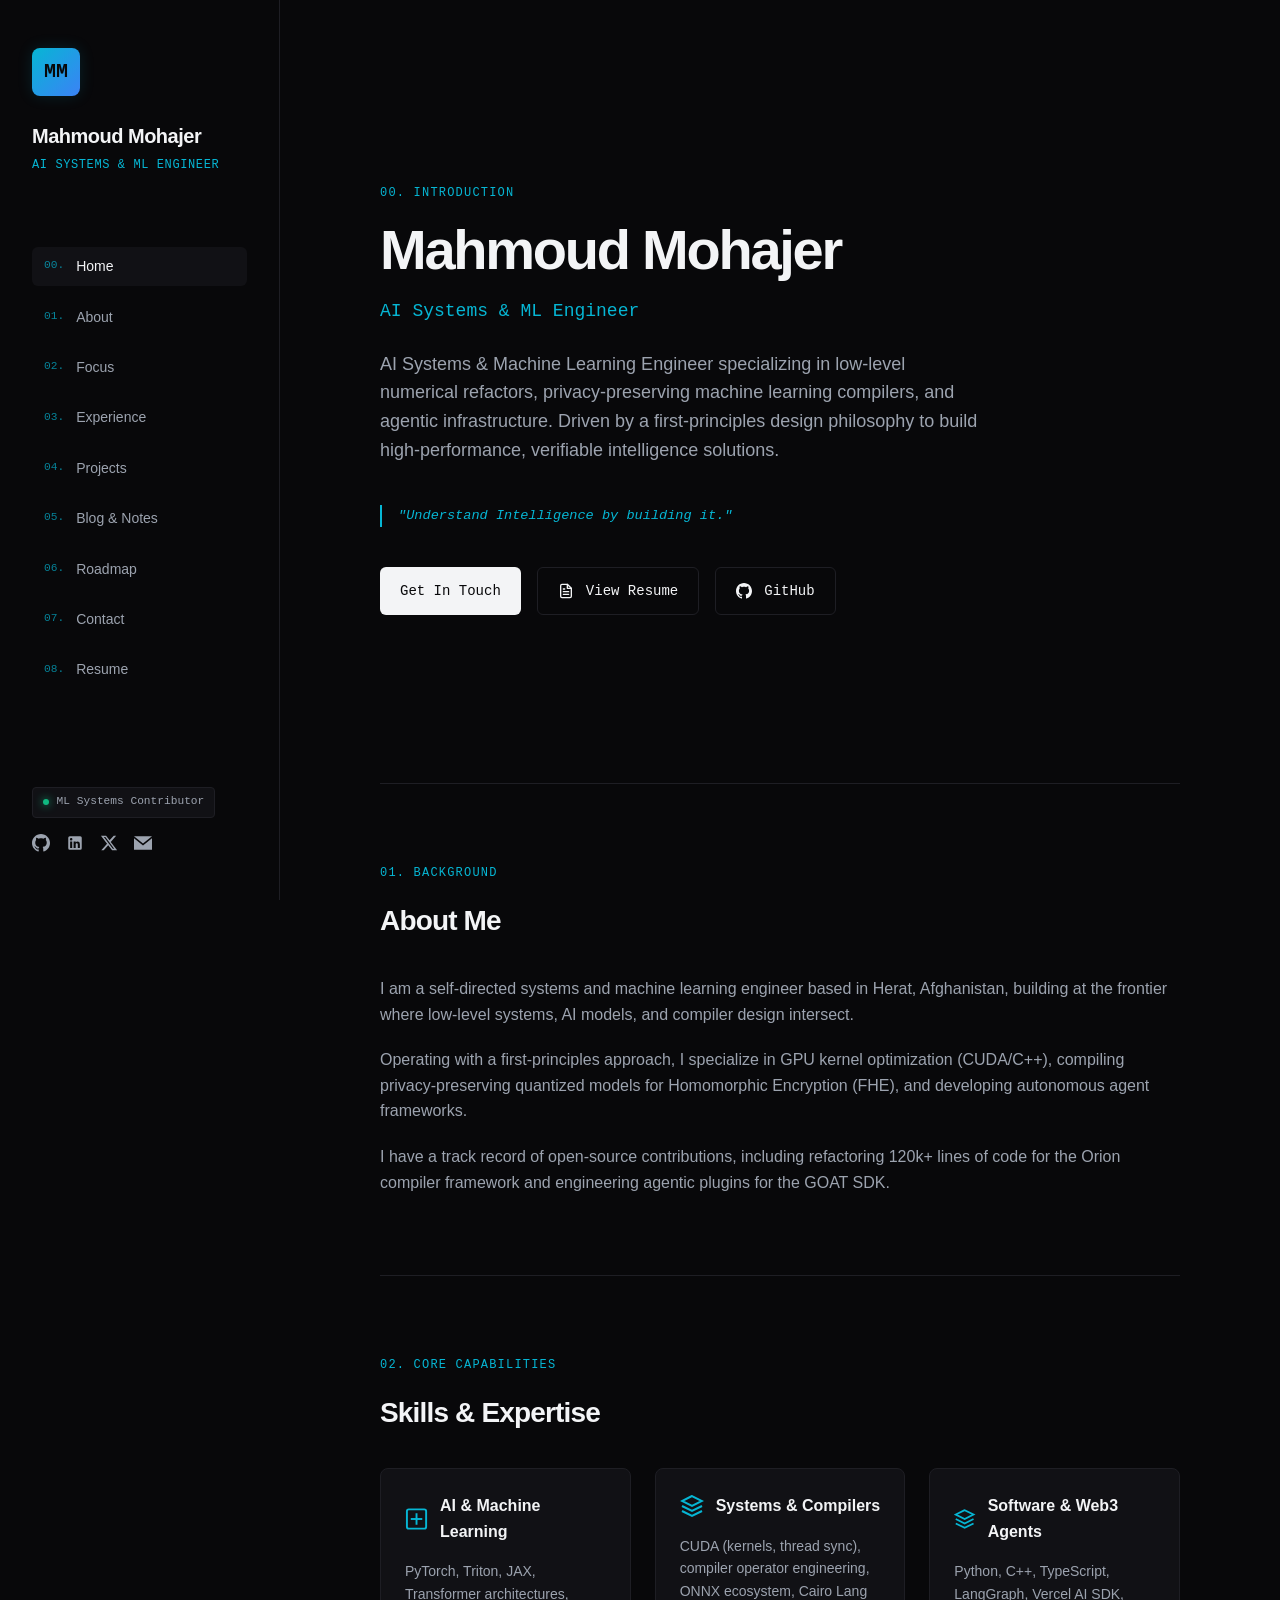
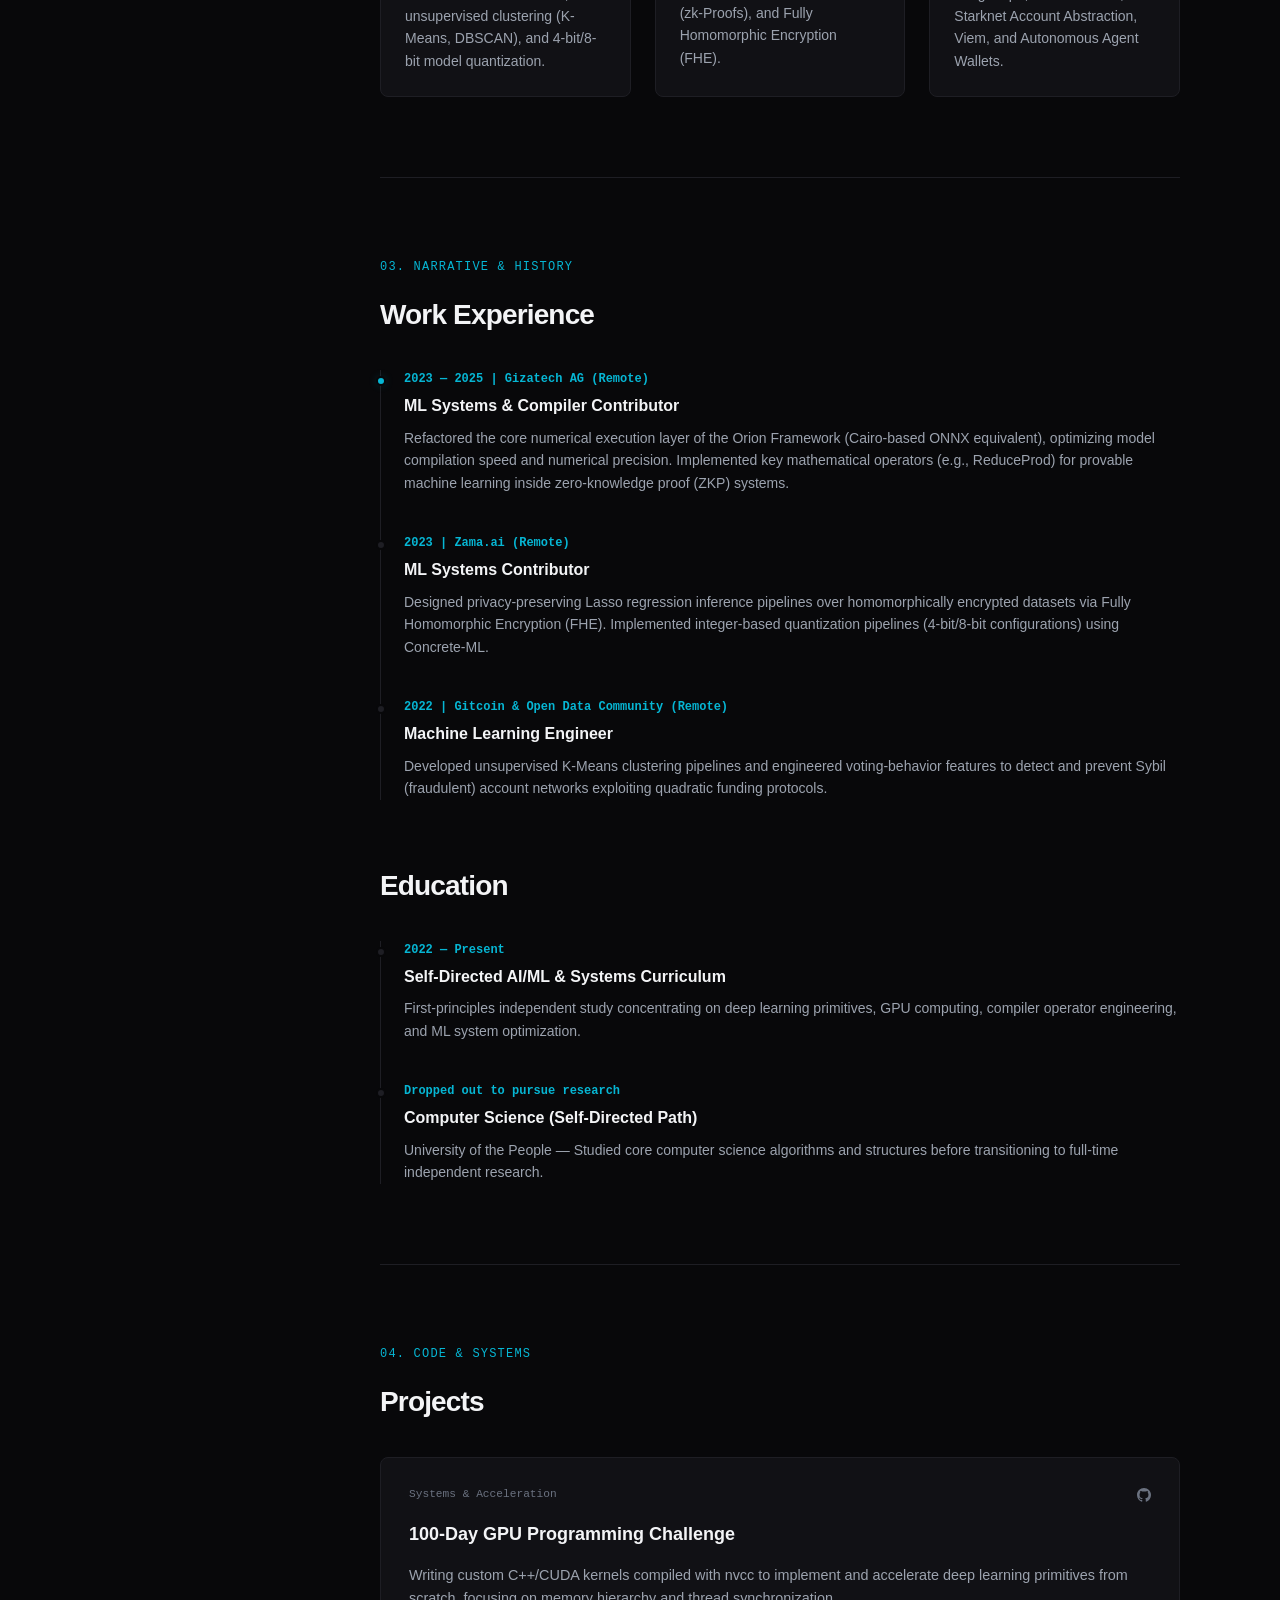
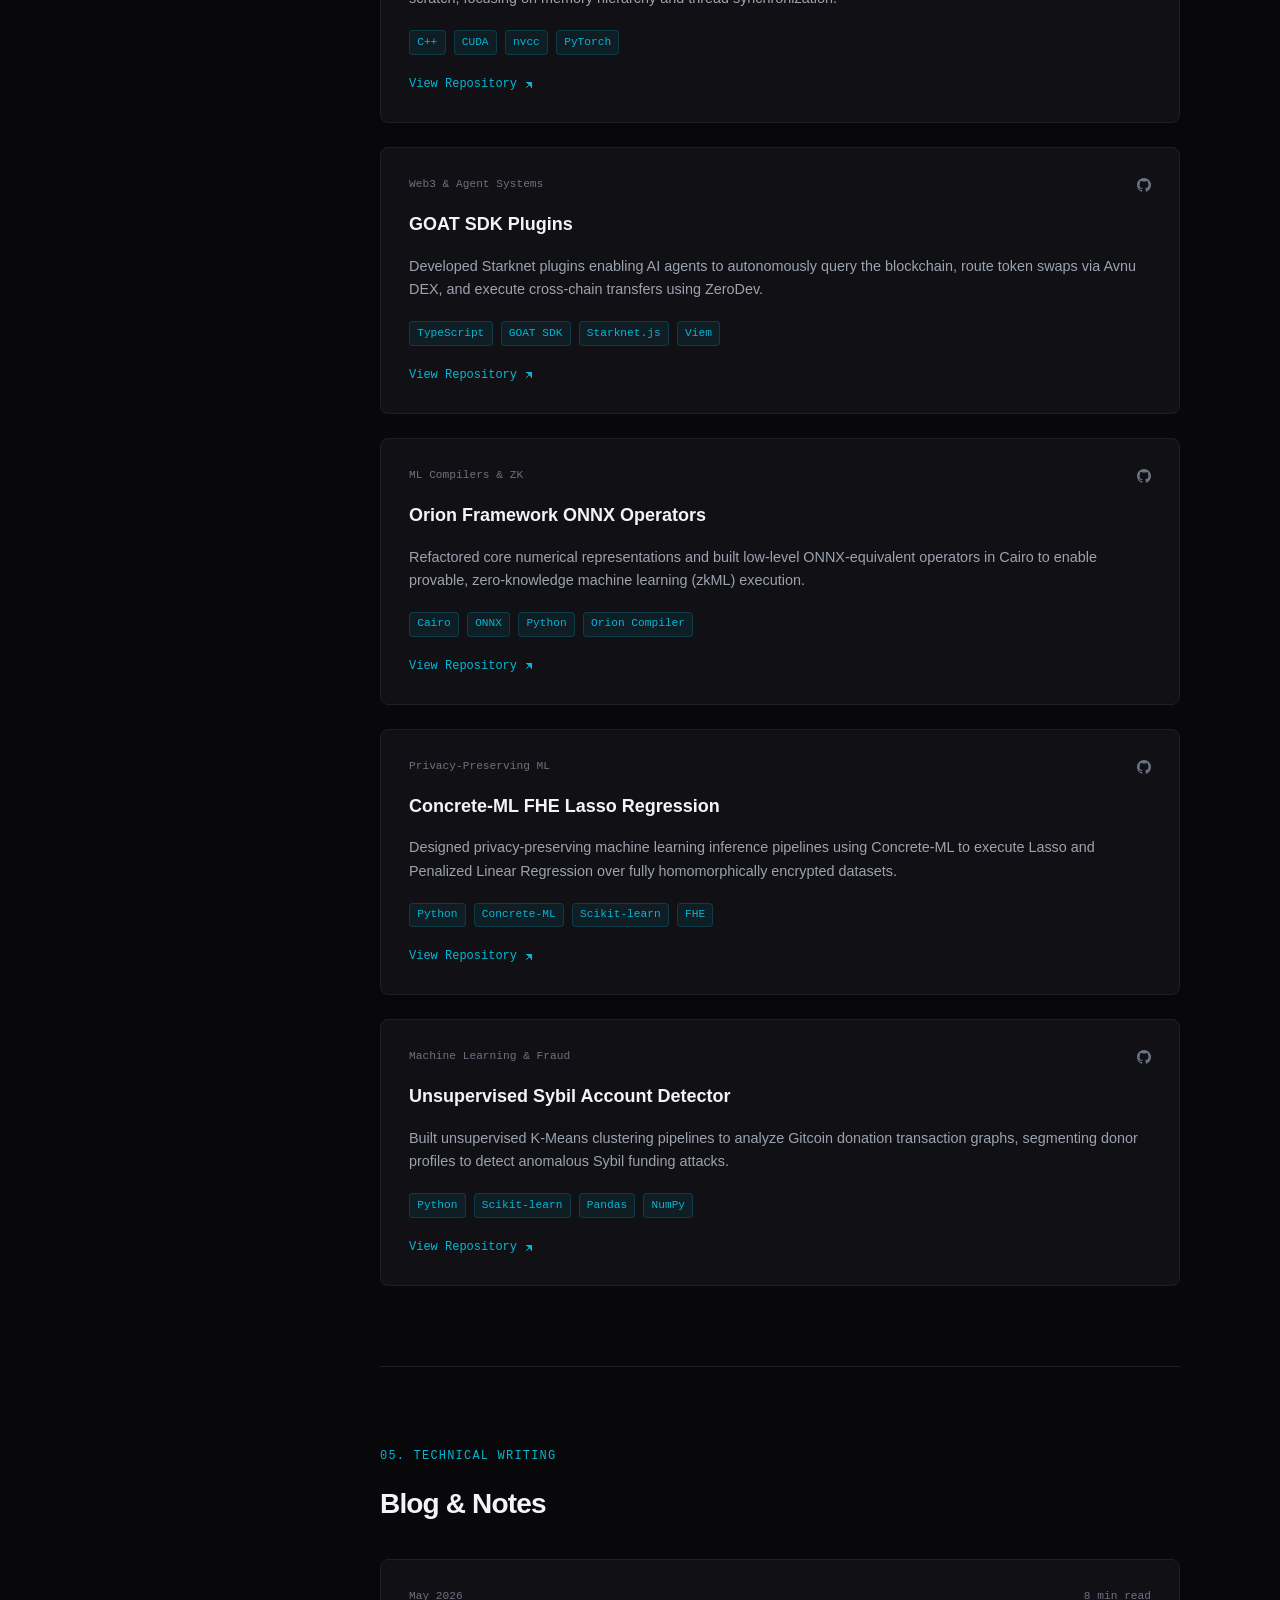
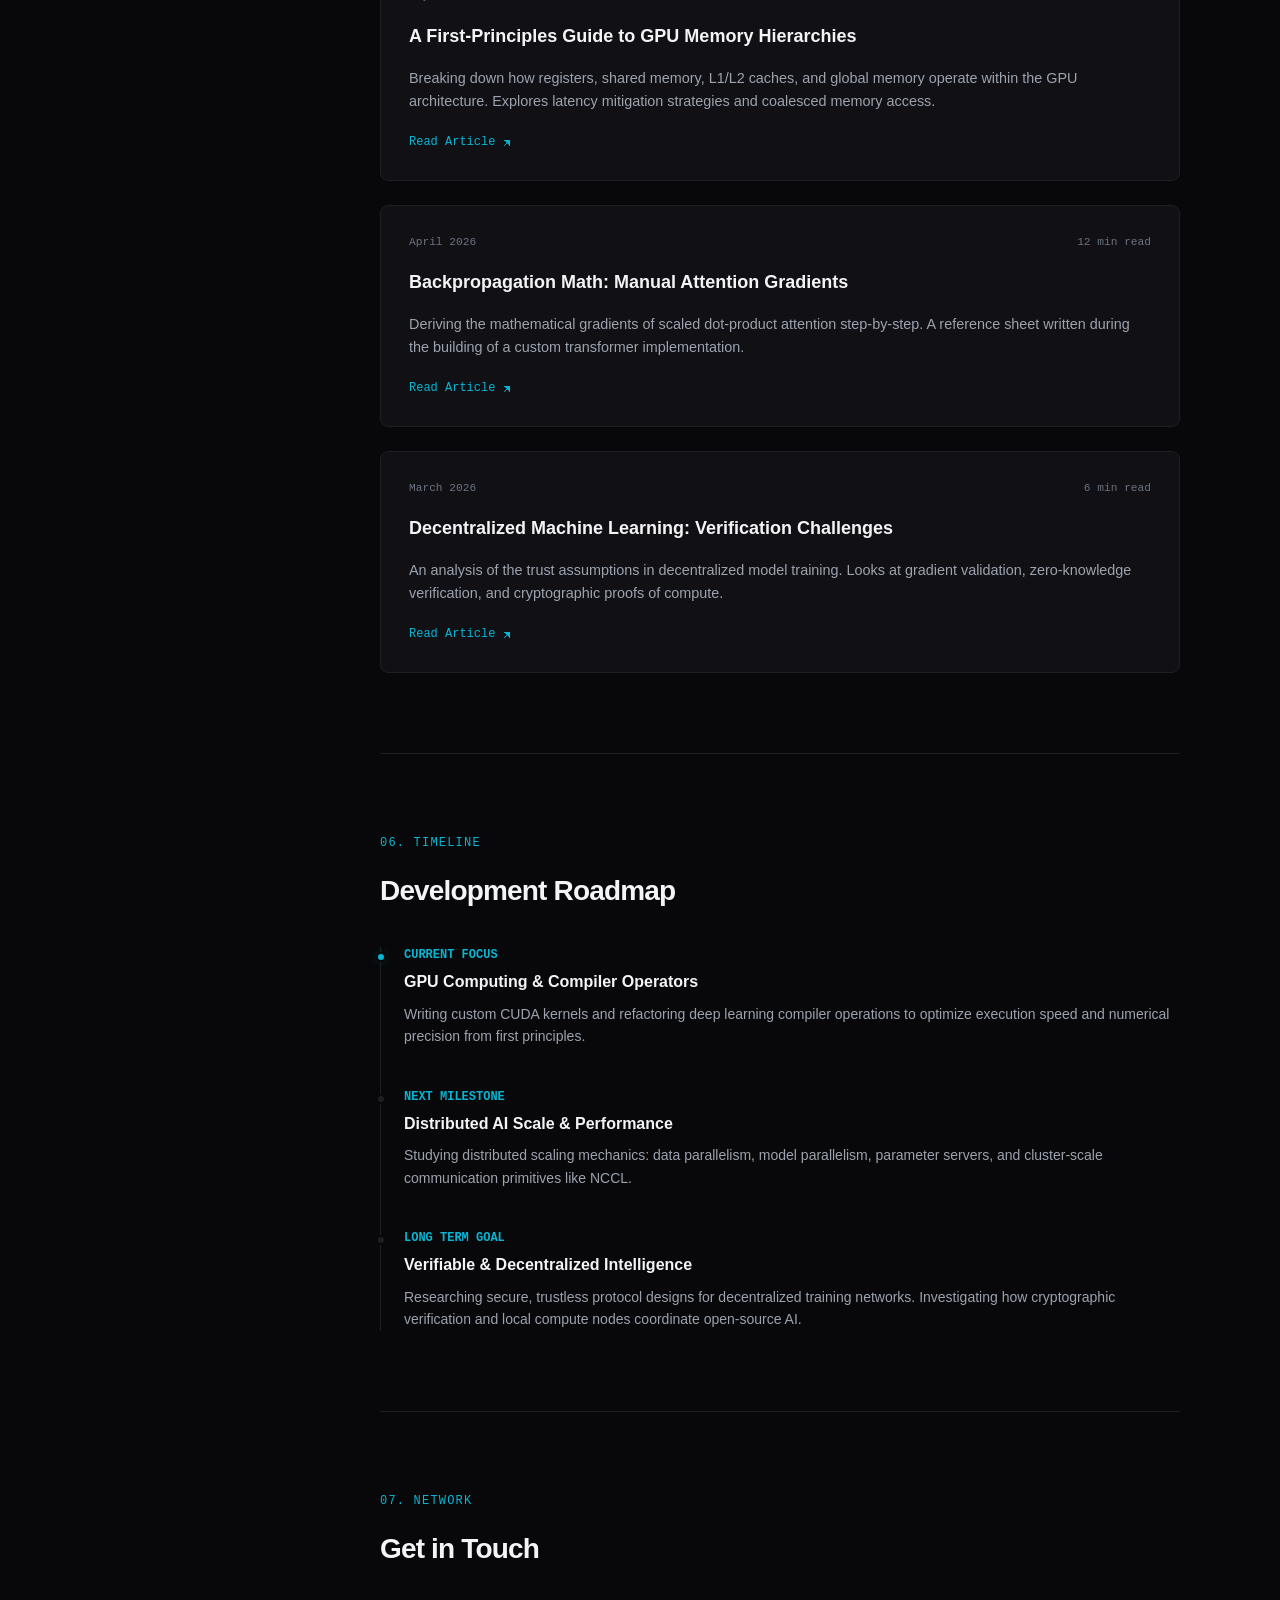
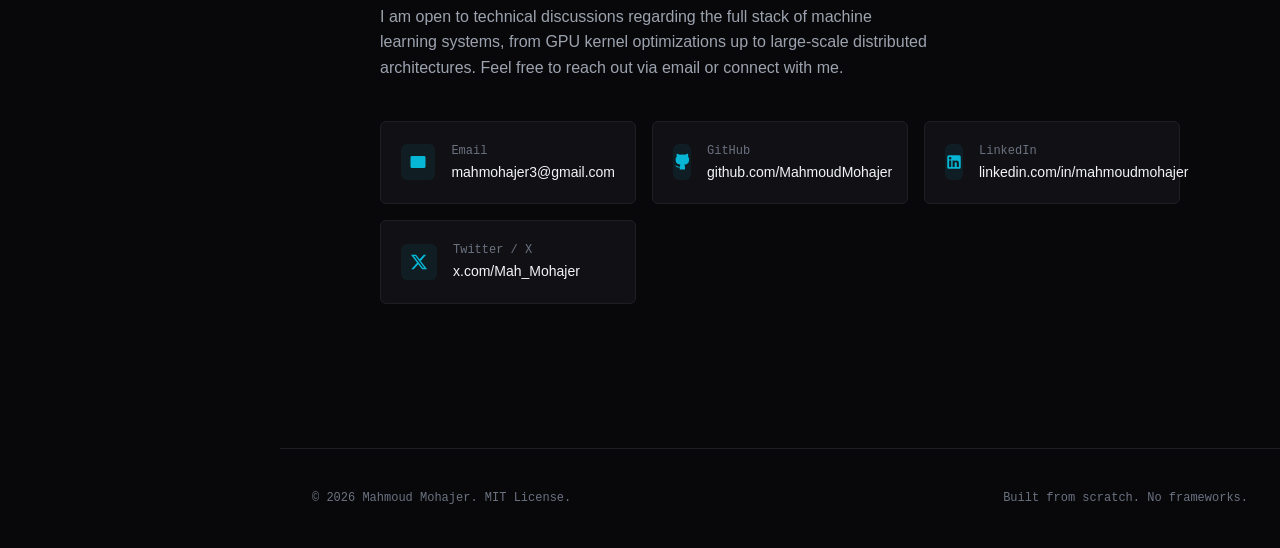
<file: index.html>
<!DOCTYPE html>
<html lang="en">
<head>
  <meta charset="UTF-8">
  <meta name="viewport" content="width=device-width, initial-scale=1.0">
  <title>Mahmoud Mohajer | AI Systems &amp; ML Engineer</title>
  
  <!-- Content Security Policy (CSP) for security enforcement -->
  <meta http-equiv="Content-Security-Policy" content="default-src 'self'; style-src 'self' 'unsafe-inline' https://fonts.googleapis.com; font-src https://fonts.gstatic.com; img-src 'self' data:; script-src 'self'; frame-ancestors 'self';">
  
  <!-- Primary SEO Metadata -->
  <meta name="description" content="Personal website of Mahmoud Mohajer, AI Systems &amp; ML Engineer. Specializing in low-level numerical refactors, privacy-preserving machine learning compilers, and agentic infrastructure.">
  <meta name="keywords" content="Mahmoud Mohajer, AI Systems, ML Engineer, CUDA, Machine Learning Systems, Deep Learning, Orion Framework, Cairo, ZK-ML, FHE">
  <meta name="author" content="Mahmoud Mohajer">
  <meta name="robots" content="index, follow">
  
  <!-- Open Graph / Facebook -->
  <meta property="og:type" content="website">
  <meta property="og:url" content="https://mahmoudmohajer.github.io/">
  <meta property="og:title" content="Mahmoud Mohajer | AI Systems &amp; ML Engineer">
  <meta property="og:description" content="AI Systems &amp; ML Engineer specializing in low-level compilers, privacy-preserving ML, and agentic on-chain infrastructure.">
  <meta property="og:image" content="assets/social_card.png">
  
  <!-- Twitter -->
  <meta property="twitter:card" content="summary_large_image">
  <meta property="twitter:url" content="https://mahmoudmohajer.github.io/">
  <meta property="twitter:title" content="Mahmoud Mohajer | AI Systems &amp; ML Engineer">
  <meta property="twitter:description" content="AI Systems &amp; ML Engineer specializing in low-level compilers, privacy-preserving ML, and agentic on-chain infrastructure.">
  <meta property="twitter:image" content="assets/social_card.png">
  
  <!-- Favicons -->
  <link rel="icon" type="image/svg+xml" href="assets/favicon.svg">
  <link rel="alternate icon" type="image/x-icon" href="assets/favicon.ico">
  
  <!-- Stylesheets -->
  <link rel="stylesheet" href="css/style.css">
</head>
<body>

  <!-- Mobile Top Navigation Header -->
  <header class="mobile-header">
    <div class="mobile-brand">
      <h1>Mahmoud Mohajer</h1>
      <span>AI Systems &amp; ML Engineer</span>
    </div>
    <button class="mobile-menu-btn" id="mobile-menu-btn" aria-label="Toggle navigation menu">
      <svg viewBox="0 0 24 24" width="24" height="24">
        <path fill-rule="evenodd" clip-rule="evenodd" d="M4 5C3.44772 5 3 5.44772 3 6C3 6.55228 3.44772 7 4 7H20C20.5523 7 21 6.55228 21 6C21 5.44772 20.5523 5 20 5H4ZM3 12C3 11.4477 3.44772 11 4 11H20C20.5523 11 21 11.4477 21 12C21 12.5523 20.5523 13 20 13H4C3.44772 13 3 12.5523 3 12ZM3 18C3 17.4477 3.44772 17 4 17H20C20.5523 17 21 17.4477 21 18C21 18.5523 20.5523 19 20 19H4C3.44772 19 3 18.5523 3 18Z"/>
      </svg>
    </button>
  </header>

  <!-- Mobile Fullscreen Overlay Nav Menu -->
  <div class="mobile-nav-overlay" id="mobile-nav-overlay">
    <ul class="mobile-nav-list">
      <li><a href="#hero" class="active"><span class="nav-num">00.</span> Home</a></li>
      <li><a href="#about"><span class="nav-num">01.</span> About</a></li>
      <li><a href="#focus"><span class="nav-num">02.</span> Focus</a></li>
      <li><a href="#experience"><span class="nav-num">03.</span> Experience</a></li>
      <li><a href="#projects"><span class="nav-num">04.</span> Projects</a></li>
      <li><a href="#blog"><span class="nav-num">05.</span> Blog &amp; Notes</a></li>
      <li><a href="#roadmap"><span class="nav-num">06.</span> Roadmap</a></li>
      <li><a href="#contact"><span class="nav-num">07.</span> Contact</a></li>
      <li><a href="https://my-resume-pink-five.vercel.app/" target="_blank" rel="noopener noreferrer"><span class="nav-num">08.</span> Resume</a></li>
    </ul>
    <div class="status-badge" style="margin-top: 2rem;">
      <span class="status-dot"></span>
      <span>ML Systems Contributor</span>
    </div>
  </div>

  <div class="app-container">
    <!-- Desktop Sidebar Navigation -->
    <aside class="sidebar">
      <div class="profile-container">
        <div class="avatar-placeholder">MM</div>
        <div class="nav-brand">
          <h1>Mahmoud Mohajer</h1>
          <div class="subtitle">AI Systems &amp; ML Engineer</div>
        </div>
        
        <nav class="main-nav">
          <ul>
            <li><a href="#hero" class="active"><span class="nav-num">00.</span> Home</a></li>
            <li><a href="#about"><span class="nav-num">01.</span> About</a></li>
            <li><a href="#focus"><span class="nav-num">02.</span> Focus</a></li>
            <li><a href="#experience"><span class="nav-num">03.</span> Experience</a></li>
            <li><a href="#projects"><span class="nav-num">04.</span> Projects</a></li>
            <li><a href="#blog"><span class="nav-num">05.</span> Blog &amp; Notes</a></li>
            <li><a href="#roadmap"><span class="nav-num">06.</span> Roadmap</a></li>
            <li><a href="#contact"><span class="nav-num">07.</span> Contact</a></li>
            <li><a href="https://my-resume-pink-five.vercel.app/" target="_blank" rel="noopener noreferrer"><span class="nav-num">08.</span> Resume</a></li>
          </ul>
        </nav>
      </div>

      <div class="sidebar-footer">
        <div class="status-badge">
          <span class="status-dot"></span>
          <span>ML Systems Contributor</span>
        </div>
        <div class="social-links">
          <a href="https://github.com/MahmoudMohajer" target="_blank" rel="noopener noreferrer" aria-label="GitHub Profile">
            <svg viewBox="0 0 24 24"><path d="M12 0c-6.626 0-12 5.373-12 12 0 5.302 3.438 9.8 8.207 11.387.599.111.793-.261.793-.577v-2.234c-3.338.726-4.033-1.416-4.033-1.416-.546-1.387-1.333-1.756-1.333-1.756-1.089-.745.083-.729.083-.729 1.205.084 1.839 1.237 1.839 1.237 1.07 1.834 2.807 1.304 3.492.997.107-.775.418-1.305.762-1.604-2.665-.305-5.467-1.334-5.467-5.931 0-1.311.469-2.381 1.236-3.221-.124-.303-.535-1.524.117-3.176 0 0 1.008-.322 3.301 1.23.957-.266 1.983-.399 3.003-.404 1.02.005 2.047.138 3.006.404 2.291-1.552 3.297-1.23 3.297-1.23.653 1.653.242 2.874.118 3.176.77.84 1.235 1.911 1.235 3.221 0 4.609-2.807 5.624-5.479 5.921.43.372.823 1.102.823 2.222v3.293c0 .319.192.694.801.576 4.765-1.589 8.199-6.086 8.199-11.386 0-6.627-5.373-12-12-12z"/></svg>
          </a>
          <a href="https://www.linkedin.com/in/mahmoudmohajer/" target="_blank" rel="noopener noreferrer" aria-label="LinkedIn Profile">
            <svg viewBox="0 0 24 24"><path d="M19 3a2 2 0 0 1 2 2v14a2 2 0 0 1-2 2H5a2 2 0 0 1-2-2V5a2 2 0 0 1 2-2h14m-.5 15.5v-5.3a3.26 3.26 0 0 0-3.26-3.26c-.85 0-1.84.52-2.32 1.3v-1.11h-2.79v8.37h2.79v-4.93c0-.77.62-1.4 1.39-1.4a1.4 1.4 0 0 1 1.4 1.4v4.93h2.79M6.88 8.56a1.68 1.68 0 0 0 1.68-1.68c0-.93-.75-1.69-1.68-1.69a1.69 1.69 0 0 0-1.69 1.69c0 .93.76 1.68 1.69 1.68m1.39 9.94v-8.37H5.5v8.37h2.77z"/></svg>
          </a>
          <a href="https://x.com/Mah_Mohajer" target="_blank" rel="noopener noreferrer" aria-label="X Profile">
            <svg viewBox="0 0 24 24"><path d="M18.244 2.25h3.308l-7.227 8.26 8.502 11.24H16.17l-5.214-6.817L4.99 21.75H1.68l7.73-8.835L1.254 2.25H8.08l4.713 6.231zm-1.161 17.52h1.833L7.084 4.126H5.117z"/></svg>
          </a>
          <a href="mailto:mahmohajer3@gmail.com" aria-label="Send Email">
            <svg viewBox="0 0 24 24"><path d="M12 12.713l-11.985-9.713h23.97l-11.985 9.713zm0 2.574l-12-9.725v15.438h24v-15.438l-12 9.725z"/></svg>
          </a>
        </div>
      </div>
    </aside>

    <!-- Main Content Panel -->
    <main class="main-content">
      <div class="content-wrapper">
        
        <!-- Hero Section -->
        <section id="hero">
          <span class="section-label">00. Introduction</span>
          <h2 class="hero-name">Mahmoud Mohajer</h2>
          <p class="hero-tagline">AI Systems &amp; ML Engineer</p>
          <p class="hero-mission">
            AI Systems &amp; Machine Learning Engineer specializing in low-level numerical refactors, privacy-preserving machine learning compilers, and agentic infrastructure. Driven by a first-principles design philosophy to build high-performance, verifiable intelligence solutions.
          </p>
          <div style="font-family: var(--font-mono); font-size: 0.85rem; color: var(--accent); margin-bottom: 2.5rem; font-style: italic; border-left: 2px solid var(--accent); padding-left: 1rem;">
            "Understand Intelligence by building it."
          </div>
          <div class="hero-actions">
            <a href="#contact" class="btn btn-primary">Get In Touch</a>
            <a href="https://my-resume-pink-five.vercel.app/" target="_blank" rel="noopener noreferrer" class="btn btn-secondary">
              <svg viewBox="0 0 24 24" width="16" height="16" fill="none" stroke="currentColor" stroke-width="2" stroke-linecap="round" stroke-linejoin="round" style="vertical-align: middle; margin-right: 4px;"><path d="M14 2H6a2 2 0 0 0-2 2v16a2 2 0 0 0 2 2h12a2 2 0 0 0 2-2V8z"></path><polyline points="14 2 14 8 20 8"></polyline><line x1="16" y1="13" x2="8" y2="13"></line><line x1="16" y1="17" x2="8" y2="17"></line><polyline points="10 9 9 9 8 9"></polyline></svg>View Resume
            </a>
            <a href="https://github.com/MahmoudMohajer" target="_blank" rel="noopener noreferrer" class="btn btn-secondary">
              <svg viewBox="0 0 24 24" width="16" height="16" fill="currentColor" style="vertical-align: middle; margin-right: 4px;"><path d="M12 0c-6.626 0-12 5.373-12 12 0 5.302 3.438 9.8 8.207 11.387.599.111.793-.261.793-.577v-2.234c-3.338.726-4.033-1.416-4.033-1.416-.546-1.387-1.333-1.756-1.333-1.756-1.089-.745.083-.729.083-.729 1.205.084 1.839 1.237 1.839 1.237 1.07 1.834 2.807 1.304 3.492.997.107-.775.418-1.305.762-1.604-2.665-.305-5.467-1.334-5.467-5.931 0-1.311.469-2.381 1.236-3.221-.124-.303-.535-1.524.117-3.176 0 0 1.008-.322 3.301 1.23.957-.266 1.983-.399 3.003-.404 1.02.005 2.047.138 3.006.404 2.291-1.552 3.297-1.23 3.297-1.23.653 1.653.242 2.874.118 3.176.77.84 1.235 1.911 1.235 3.221 0 4.609-2.807 5.624-5.479 5.921.43.372.823 1.102.823 2.222v3.293c0 .319.192.694.801.576 4.765-1.589 8.199-6.086 8.199-11.386 0-6.627-5.373-12-12-12z"/></svg>GitHub
            </a>
          </div>
        </section>

        <!-- About Section -->
        <section id="about">
          <span class="section-label">01. Background</span>
          <h2 class="section-title">About Me</h2>
          <div class="about-grid">
            <div class="about-text">
              <p>
                I am a self-directed systems and machine learning engineer based in Herat, Afghanistan, building at the frontier where low-level systems, AI models, and compiler design intersect.
              </p>
              <p>
                Operating with a first-principles approach, I specialize in GPU kernel optimization (CUDA/C++), compiling privacy-preserving quantized models for Homomorphic Encryption (FHE), and developing autonomous agent frameworks.
              </p>
              <p>
                I have a track record of open-source contributions, including refactoring 120k+ lines of code for the Orion compiler framework and engineering agentic plugins for the GOAT SDK.
              </p>
            </div>
          </div>
        </section>

        <!-- Current Focus Section -->
        <section id="focus">
          <span class="section-label">02. Core Capabilities</span>
          <h2 class="section-title">Skills &amp; Expertise</h2>
          <div class="focus-grid">
            <div class="focus-card">
              <div class="focus-header">
                <div class="focus-icon">
                  <svg viewBox="0 0 24 24"><rect x="2" y="2" width="20" height="20" rx="2" ry="2"/><line x1="6" y1="12" x2="18" y2="12"/><line x1="12" y1="6" x2="12" y2="18"/></svg>
                </div>
                <h3 class="focus-title">AI &amp; Machine Learning</h3>
              </div>
              <p class="focus-desc">PyTorch, Triton, JAX, Transformer architectures, unsupervised clustering (K-Means, DBSCAN), and 4-bit/8-bit model quantization.</p>
            </div>
            
            <div class="focus-card">
              <div class="focus-header">
                <div class="focus-icon">
                  <svg viewBox="0 0 24 24"><polygon points="12 2 2 7 12 12 22 7 12 2"/><polyline points="2 17 12 22 22 17"/><polyline points="2 12 12 17 22 12"/></svg>
                </div>
                <h3 class="focus-title">Systems &amp; Compilers</h3>
              </div>
              <p class="focus-desc">CUDA (kernels, thread sync), compiler operator engineering, ONNX ecosystem, Cairo Lang (zk-Proofs), and Fully Homomorphic Encryption (FHE).</p>
            </div>
            
            <div class="focus-card">
              <div class="focus-header">
                <div class="focus-icon">
                  <svg viewBox="0 0 24 24"><path d="M12 2L2 7l10 5 10-5-10-5zM2 17l10 5 10-5M2 12l10 5 10-5"/></svg>
                </div>
                <h3 class="focus-title">Software &amp; Web3 Agents</h3>
              </div>
              <p class="focus-desc">Python, C++, TypeScript, LangGraph, Vercel AI SDK, Starknet Account Abstraction, Viem, and Autonomous Agent Wallets.</p>
            </div>
          </div>
        </section>

        <!-- Experience & Education Section -->
        <section id="experience">
          <span class="section-label">03. Narrative &amp; History</span>
          <h2 class="section-title">Work Experience</h2>
          
          <div class="roadmap-timeline">
            <div class="roadmap-item active">
              <div class="roadmap-dot"></div>
              <span class="roadmap-time">2023 — 2025 | Gizatech AG (Remote)</span>
              <h3 class="roadmap-title">ML Systems &amp; Compiler Contributor</h3>
              <p class="roadmap-desc">
                Refactored the core numerical execution layer of the Orion Framework (Cairo-based ONNX equivalent), optimizing model compilation speed and numerical precision. Implemented key mathematical operators (e.g., ReduceProd) for provable machine learning inside zero-knowledge proof (ZKP) systems.
              </p>
            </div>

            <div class="roadmap-item">
              <div class="roadmap-dot"></div>
              <span class="roadmap-time">2023 | Zama.ai (Remote)</span>
              <h3 class="roadmap-title">ML Systems Contributor</h3>
              <p class="roadmap-desc">
                Designed privacy-preserving Lasso regression inference pipelines over homomorphically encrypted datasets via Fully Homomorphic Encryption (FHE). Implemented integer-based quantization pipelines (4-bit/8-bit configurations) using Concrete-ML.
              </p>
            </div>

            <div class="roadmap-item">
              <div class="roadmap-dot"></div>
              <span class="roadmap-time">2022 | Gitcoin &amp; Open Data Community (Remote)</span>
              <h3 class="roadmap-title">Machine Learning Engineer</h3>
              <p class="roadmap-desc">
                Developed unsupervised K-Means clustering pipelines and engineered voting-behavior features to detect and prevent Sybil (fraudulent) account networks exploiting quadratic funding protocols.
              </p>
            </div>
          </div>

          <h2 class="section-title" style="margin-top: 4rem;">Education</h2>
          <div class="roadmap-timeline">
            <div class="roadmap-item">
              <div class="roadmap-dot"></div>
              <span class="roadmap-time">2022 — Present</span>
              <h3 class="roadmap-title">Self-Directed AI/ML &amp; Systems Curriculum</h3>
              <p class="roadmap-desc">First-principles independent study concentrating on deep learning primitives, GPU computing, compiler operator engineering, and ML system optimization.</p>
            </div>
            
            <div class="roadmap-item">
              <div class="roadmap-dot"></div>
              <span class="roadmap-time">Dropped out to pursue research</span>
              <h3 class="roadmap-title">Computer Science (Self-Directed Path)</h3>
              <p class="roadmap-desc">University of the People — Studied core computer science algorithms and structures before transitioning to full-time independent research.</p>
            </div>
          </div>
        </section>

        <!-- Projects Section -->
        <section id="projects">
          <span class="section-label">04. Code &amp; Systems</span>
          <h2 class="section-title">Projects</h2>
          <div class="cards-grid" id="projects-grid">
            <!-- Projects injected by JS safely -->
          </div>
        </section>

        <!-- Blog & Notes Section -->
        <section id="blog">
          <span class="section-label">05. Technical Writing</span>
          <h2 class="section-title">Blog &amp; Notes</h2>
          <div class="cards-grid" id="blog-grid">
            <!-- Blog posts injected by JS safely -->
          </div>
        </section>

        <!-- Roadmap Section -->
        <section id="roadmap">
          <span class="section-label">06. Timeline</span>
          <h2 class="section-title">Development Roadmap</h2>
          <div class="roadmap-timeline" id="roadmap-timeline">
            <!-- Roadmap injected by JS safely -->
          </div>
        </section>

        <!-- Contact Section -->
        <section id="contact">
          <span class="section-label">07. Network</span>
          <h2 class="section-title">Get in Touch</h2>
          <div class="contact-container">
            <p class="contact-text">
              I am open to technical discussions regarding the full stack of machine learning systems, from GPU kernel optimizations up to large-scale distributed architectures. Feel free to reach out via email or connect with me.
            </p>
            <div class="contact-methods">
              <a href="mailto:mahmohajer3@gmail.com" class="contact-method-card">
                <div class="contact-method-icon">
                  <svg viewBox="0 0 24 24"><path d="M4 4h16c1.1 0 2 .9 2 2v12c0 1.1-.9 2-2 2H4c-1.1 0-2-.9-2-2V6c0-1.1.9-2 2-2z"/><polyline points="22,6 12,13 2,6"/></svg>
                </div>
                <div class="contact-method-info">
                  <span class="contact-method-label">Email</span>
                  <span class="contact-method-value">mahmohajer3@gmail.com</span>
                </div>
              </a>
              
              <a href="https://github.com/MahmoudMohajer" target="_blank" rel="noopener noreferrer" class="contact-method-card">
                <div class="contact-method-icon">
                  <svg viewBox="0 0 24 24"><path d="M9 19c-5 1.5-5-2.5-7-3m14 6v-3.87a3.37 3.37 0 0 0-.94-2.61c3.14-.35 6.44-1.54 6.44-7A5.44 5.44 0 0 0 20 4.77 5.07 5.07 0 0 0 19.91 1S18.73.65 16 2.48a13.38 13.38 0 0 0-7 0C6.27.65 5.09 1 5.09 1A5.07 5.07 0 0 0 5 4.77a5.44 5.44 0 0 0-1.5 3.78c0 5.42 3.3 6.61 6.44 7A3.37 3.37 0 0 0 9 18.13V22"/></svg>
                </div>
                <div class="contact-method-info">
                  <span class="contact-method-label">GitHub</span>
                  <span class="contact-method-value">github.com/MahmoudMohajer</span>
                </div>
              </a>

              <a href="https://www.linkedin.com/in/mahmoudmohajer/" target="_blank" rel="noopener noreferrer" class="contact-method-card">
                <div class="contact-method-icon">
                  <svg viewBox="0 0 24 24"><path d="M19 3a2 2 0 0 1 2 2v14a2 2 0 0 1-2 2H5a2 2 0 0 1-2-2V5a2 2 0 0 1 2-2h14m-.5 15.5v-5.3a3.26 3.26 0 0 0-3.26-3.26c-.85 0-1.84.52-2.32 1.3v-1.11h-2.79v8.37h2.79v-4.93c0-.77.62-1.4 1.39-1.4a1.4 1.4 0 0 1 1.4 1.4v4.93h2.79M6.88 8.56a1.68 1.68 0 0 0 1.68-1.68c0-.93-.75-1.69-1.68-1.69a1.69 1.69 0 0 0-1.69 1.69c0 .93.76 1.68 1.69 1.68m1.39 9.94v-8.37H5.5v8.37h2.77z"/></svg>
                </div>
                <div class="contact-method-info">
                  <span class="contact-method-label">LinkedIn</span>
                  <span class="contact-method-value">linkedin.com/in/mahmoudmohajer</span>
                </div>
              </a>

              <a href="https://x.com/Mah_Mohajer" target="_blank" rel="noopener noreferrer" class="contact-method-card">
                <div class="contact-method-icon">
                  <svg viewBox="0 0 24 24"><path d="M18.244 2.25h3.308l-7.227 8.26 8.502 11.24H16.17l-5.214-6.817L4.99 21.75H1.68l7.73-8.835L1.254 2.25H8.08l4.713 6.231zm-1.161 17.52h1.833L7.084 4.126H5.117z"/></svg>
                </div>
                <div class="contact-method-info">
                  <span class="contact-method-label">Twitter / X</span>
                  <span class="contact-method-value">x.com/Mah_Mohajer</span>
                </div>
              </a>
            </div>
          </div>
        </section>

      </div>
    </main>
  </div>

  <!-- Global Footer -->
  <footer>
    <div>&copy; 2026 Mahmoud Mohajer. MIT License.</div>
    <div>Built from scratch. No frameworks.</div>
  </footer>

  <!-- Application Logic -->
  <script src="js/main.js"></script>
</body>
</html>
</file>
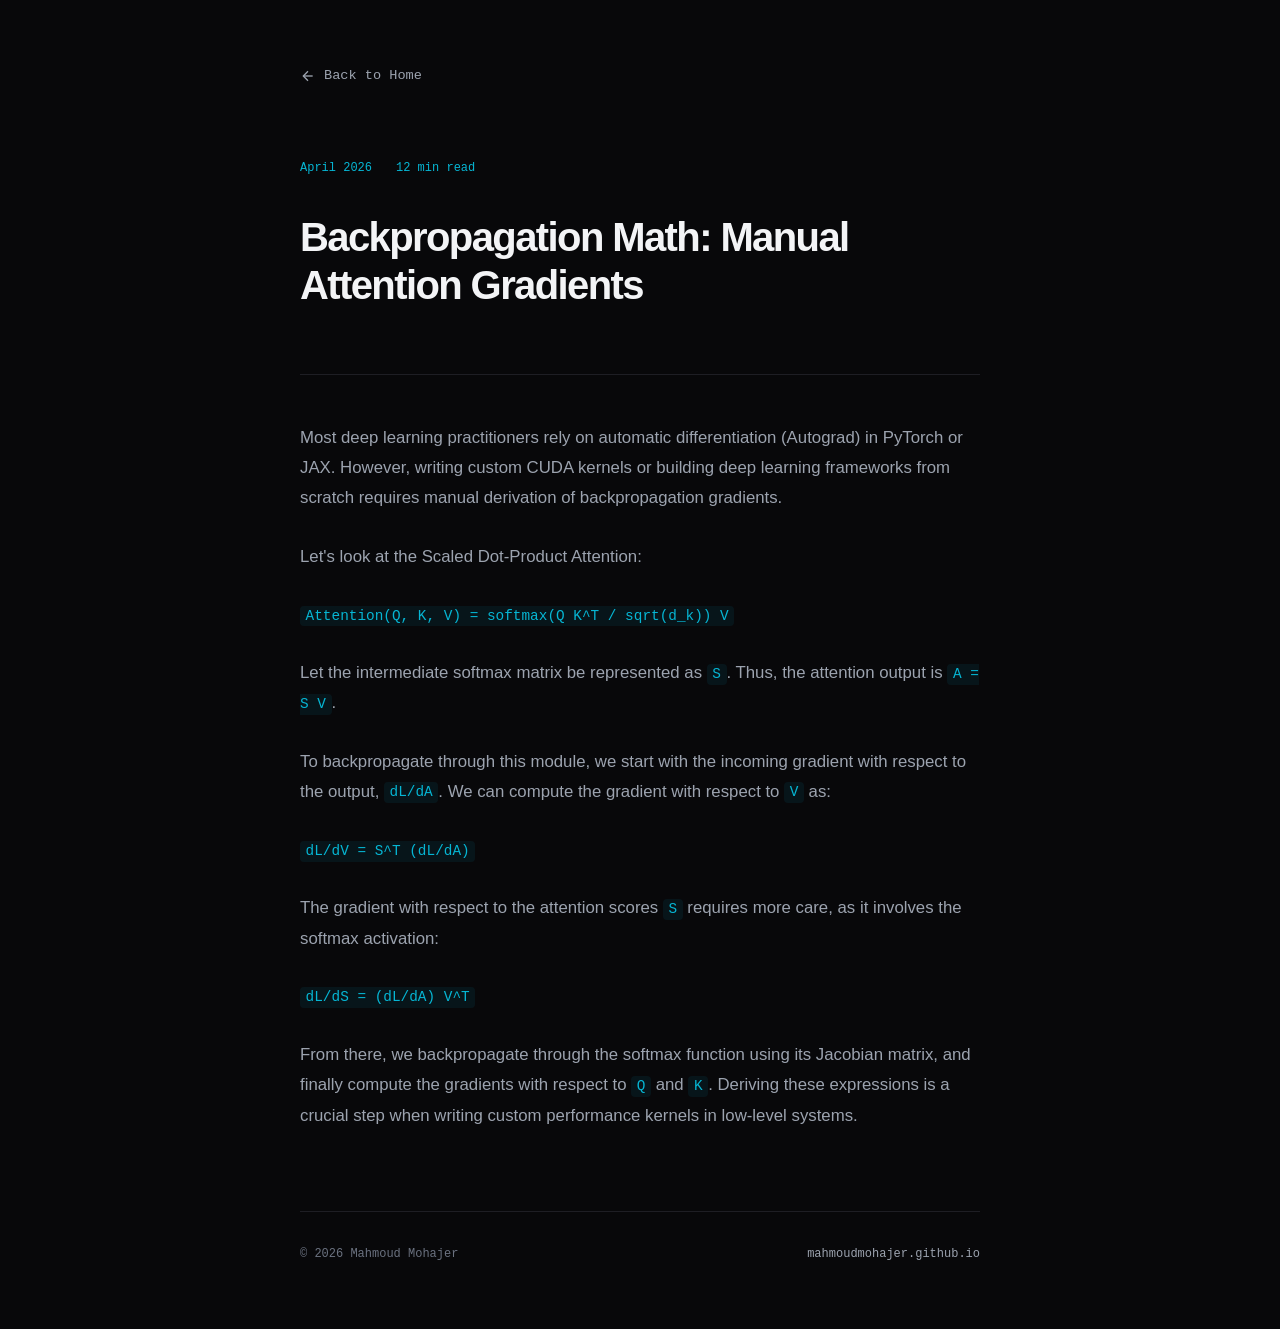
<file: blog/backpropagation-gradients.html>
<!DOCTYPE html>
<html lang="en">
<head>
  <meta charset="UTF-8">
  <meta name="viewport" content="width=device-width, initial-scale=1.0">
  <title>Backpropagation Math: Manual Attention Gradients | Mahmoud Mohajer</title>
  <meta name="description" content="Deriving the mathematical gradients of scaled dot-product attention step-by-step.">
  <meta http-equiv="Content-Security-Policy" content="default-src 'self'; style-src 'self' 'unsafe-inline' https://fonts.googleapis.com; font-src https://fonts.gstatic.com; img-src 'self' data:; frame-ancestors 'self';">
  <link rel="icon" type="image/svg+xml" href="../assets/favicon.svg">
  <link rel="stylesheet" href="../css/blog.css">
</head>
<body>
  <div class="blog-container">
    <nav class="blog-nav">
      <a href="../index.html" class="back-link">
        <svg viewBox="0 0 24 24"><line x1="19" y1="12" x2="5" y2="12"></line><polyline points="12 19 5 12 12 5"></polyline></svg>
        Back to Home
      </a>
    </nav>

    <article>
      <header class="post-header">
        <div class="post-meta">
          <span>April 2026</span>
          <span>12 min read</span>
        </div>
        <h1 class="post-title">Backpropagation Math: Manual Attention Gradients</h1>
      </header>

      <section class="post-content">
        <p>
          Most deep learning practitioners rely on automatic differentiation (Autograd) in PyTorch or JAX. However, writing custom CUDA kernels or building deep learning frameworks from scratch requires manual derivation of backpropagation gradients.
        </p>
        <p>
          Let's look at the Scaled Dot-Product Attention:
        </p>
        <p>
          <code>Attention(Q, K, V) = softmax(Q K^T / sqrt(d_k)) V</code>
        </p>
        <p>
          Let the intermediate softmax matrix be represented as <code>S</code>. Thus, the attention output is <code>A = S V</code>.
        </p>
        <p>
          To backpropagate through this module, we start with the incoming gradient with respect to the output, <code>dL/dA</code>. We can compute the gradient with respect to <code>V</code> as:
        </p>
        <p>
          <code>dL/dV = S^T (dL/dA)</code>
        </p>
        <p>
          The gradient with respect to the attention scores <code>S</code> requires more care, as it involves the softmax activation:
        </p>
        <p>
          <code>dL/dS = (dL/dA) V^T</code>
        </p>
        <p>
          From there, we backpropagate through the softmax function using its Jacobian matrix, and finally compute the gradients with respect to <code>Q</code> and <code>K</code>. Deriving these expressions is a crucial step when writing custom performance kernels in low-level systems.
        </p>
      </section>

      <footer class="post-footer">
        <div>&copy; 2026 Mahmoud Mohajer</div>
        <div><a href="../index.html">mahmoudmohajer.github.io</a></div>
      </footer>
    </article>
  </div>
</body>
</html>
</file>
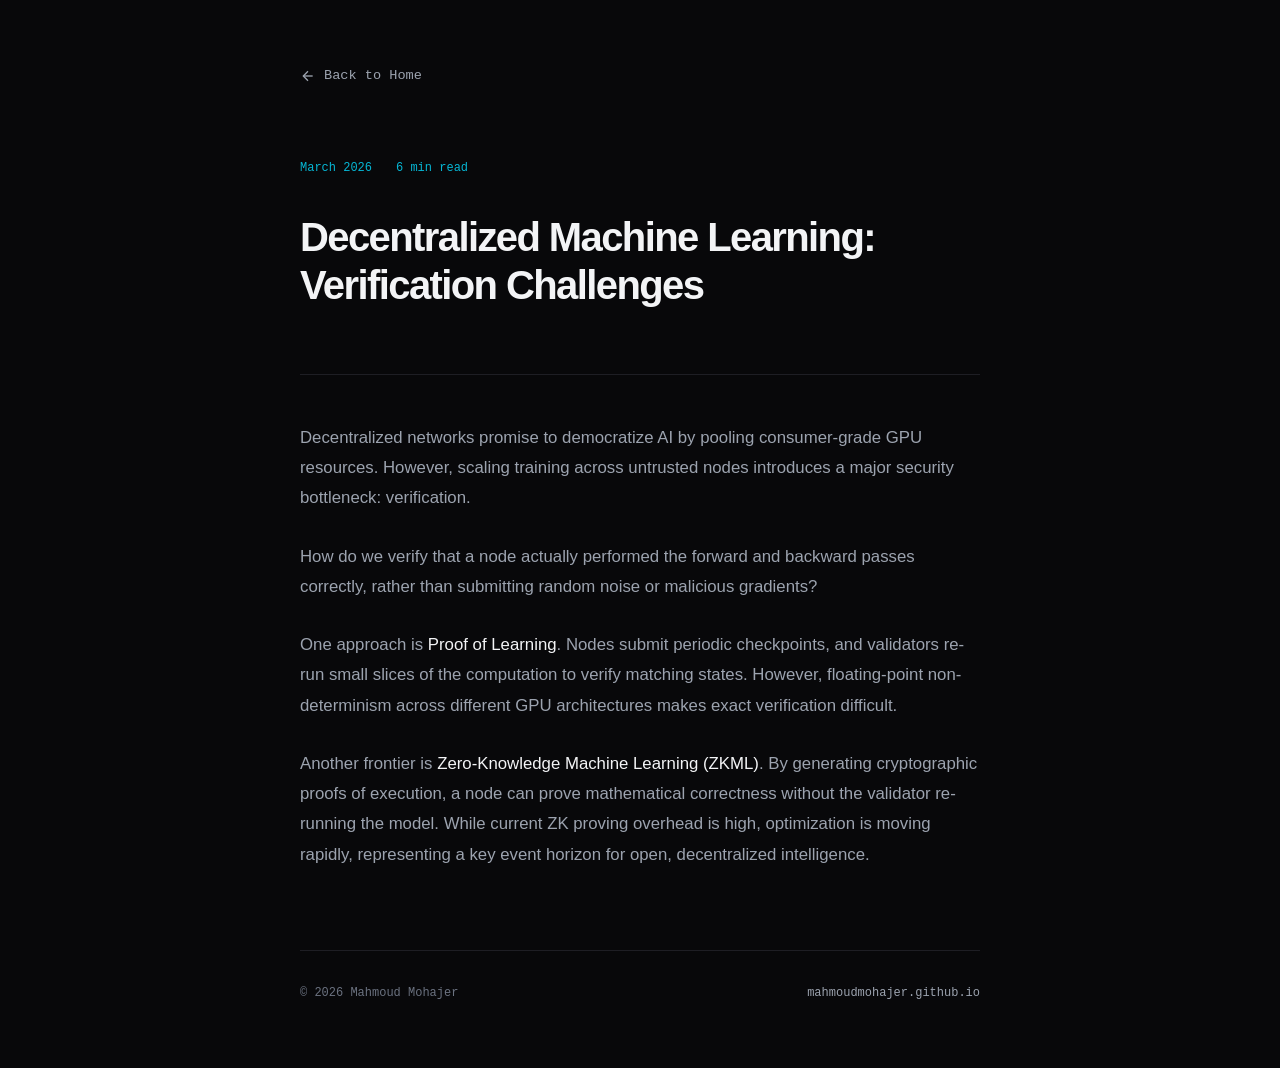
<file: blog/decentralized-verification.html>
<!DOCTYPE html>
<html lang="en">
<head>
  <meta charset="UTF-8">
  <meta name="viewport" content="width=device-width, initial-scale=1.0">
  <title>Decentralized Machine Learning: Verification Challenges | Mahmoud Mohajer</title>
  <meta name="description" content="An analysis of trust assumptions, Proof of Learning, and ZKML verification in peer-to-peer compute networks.">
  <meta http-equiv="Content-Security-Policy" content="default-src 'self'; style-src 'self' 'unsafe-inline' https://fonts.googleapis.com; font-src https://fonts.gstatic.com; img-src 'self' data:; frame-ancestors 'self';">
  <link rel="icon" type="image/svg+xml" href="../assets/favicon.svg">
  <link rel="stylesheet" href="../css/blog.css">
</head>
<body>
  <div class="blog-container">
    <nav class="blog-nav">
      <a href="../index.html" class="back-link">
        <svg viewBox="0 0 24 24"><line x1="19" y1="12" x2="5" y2="12"></line><polyline points="12 19 5 12 12 5"></polyline></svg>
        Back to Home
      </a>
    </nav>

    <article>
      <header class="post-header">
        <div class="post-meta">
          <span>March 2026</span>
          <span>6 min read</span>
        </div>
        <h1 class="post-title">Decentralized Machine Learning: Verification Challenges</h1>
      </header>

      <section class="post-content">
        <p>
          Decentralized networks promise to democratize AI by pooling consumer-grade GPU resources. However, scaling training across untrusted nodes introduces a major security bottleneck: verification.
        </p>
        <p>
          How do we verify that a node actually performed the forward and backward passes correctly, rather than submitting random noise or malicious gradients?
        </p>
        <p>
          One approach is <strong>Proof of Learning</strong>. Nodes submit periodic checkpoints, and validators re-run small slices of the computation to verify matching states. However, floating-point non-determinism across different GPU architectures makes exact verification difficult.
        </p>
        <p>
          Another frontier is <strong>Zero-Knowledge Machine Learning (ZKML)</strong>. By generating cryptographic proofs of execution, a node can prove mathematical correctness without the validator re-running the model. While current ZK proving overhead is high, optimization is moving rapidly, representing a key event horizon for open, decentralized intelligence.
        </p>
      </section>

      <footer class="post-footer">
        <div>&copy; 2026 Mahmoud Mohajer</div>
        <div><a href="../index.html">mahmoudmohajer.github.io</a></div>
      </footer>
    </article>
  </div>
</body>
</html>
</file>
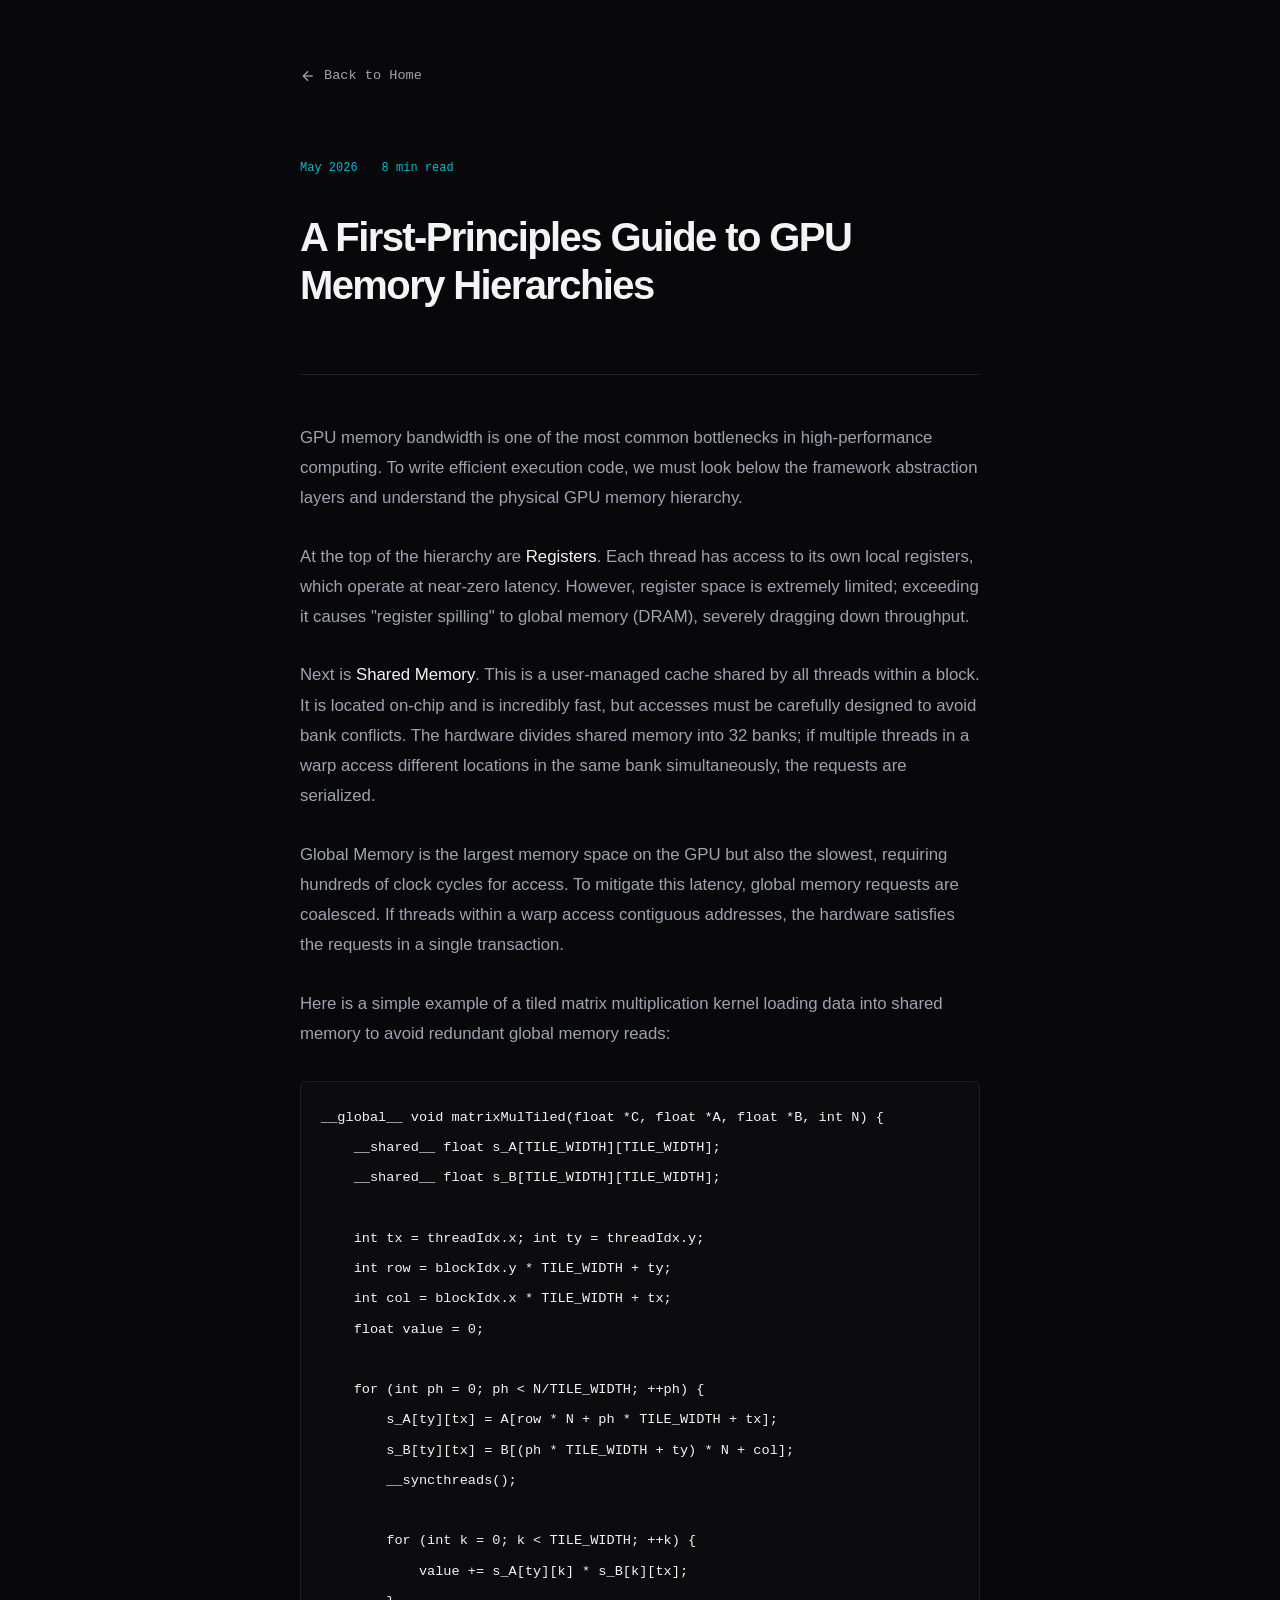
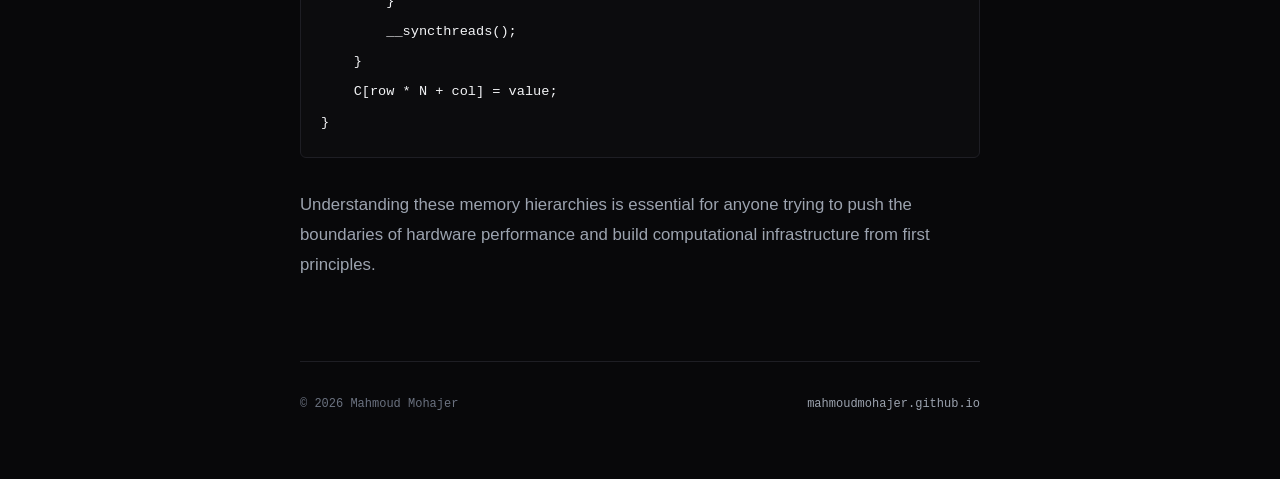
<file: blog/gpu-memory-hierarchies.html>
<!DOCTYPE html>
<html lang="en">
<head>
  <meta charset="UTF-8">
  <meta name="viewport" content="width=device-width, initial-scale=1.0">
  <title>A First-Principles Guide to GPU Memory Hierarchies | Mahmoud Mohajer</title>
  <meta name="description" content="An investigation into Registers, Shared Memory, L1/L2 caches, and Global Memory in GPU architectures.">
  <meta http-equiv="Content-Security-Policy" content="default-src 'self'; style-src 'self' 'unsafe-inline' https://fonts.googleapis.com; font-src https://fonts.gstatic.com; img-src 'self' data:; frame-ancestors 'self';">
  <link rel="icon" type="image/svg+xml" href="../assets/favicon.svg">
  <link rel="stylesheet" href="../css/blog.css">
</head>
<body>
  <div class="blog-container">
    <nav class="blog-nav">
      <a href="../index.html" class="back-link">
        <svg viewBox="0 0 24 24"><line x1="19" y1="12" x2="5" y2="12"></line><polyline points="12 19 5 12 12 5"></polyline></svg>
        Back to Home
      </a>
    </nav>

    <article>
      <header class="post-header">
        <div class="post-meta">
          <span>May 2026</span>
          <span>8 min read</span>
        </div>
        <h1 class="post-title">A First-Principles Guide to GPU Memory Hierarchies</h1>
      </header>

      <section class="post-content">
        <p>
          GPU memory bandwidth is one of the most common bottlenecks in high-performance computing. To write efficient execution code, we must look below the framework abstraction layers and understand the physical GPU memory hierarchy.
        </p>
        <p>
          At the top of the hierarchy are <strong>Registers</strong>. Each thread has access to its own local registers, which operate at near-zero latency. However, register space is extremely limited; exceeding it causes "register spilling" to global memory (DRAM), severely dragging down throughput.
        </p>
        <p>
          Next is <strong>Shared Memory</strong>. This is a user-managed cache shared by all threads within a block. It is located on-chip and is incredibly fast, but accesses must be carefully designed to avoid bank conflicts. The hardware divides shared memory into 32 banks; if multiple threads in a warp access different locations in the same bank simultaneously, the requests are serialized.
        </p>
        <p>
          Global Memory is the largest memory space on the GPU but also the slowest, requiring hundreds of clock cycles for access. To mitigate this latency, global memory requests are coalesced. If threads within a warp access contiguous addresses, the hardware satisfies the requests in a single transaction.
        </p>
        <p>
          Here is a simple example of a tiled matrix multiplication kernel loading data into shared memory to avoid redundant global memory reads:
        </p>

<pre><code>__global__ void matrixMulTiled(float *C, float *A, float *B, int N) {
    __shared__ float s_A[TILE_WIDTH][TILE_WIDTH];
    __shared__ float s_B[TILE_WIDTH][TILE_WIDTH];

    int tx = threadIdx.x; int ty = threadIdx.y;
    int row = blockIdx.y * TILE_WIDTH + ty;
    int col = blockIdx.x * TILE_WIDTH + tx;
    float value = 0;

    for (int ph = 0; ph < N/TILE_WIDTH; ++ph) {
        s_A[ty][tx] = A[row * N + ph * TILE_WIDTH + tx];
        s_B[ty][tx] = B[(ph * TILE_WIDTH + ty) * N + col];
        __syncthreads();

        for (int k = 0; k < TILE_WIDTH; ++k) {
            value += s_A[ty][k] * s_B[k][tx];
        }
        __syncthreads();
    }
    C[row * N + col] = value;
}</code></pre>

        <p>
          Understanding these memory hierarchies is essential for anyone trying to push the boundaries of hardware performance and build computational infrastructure from first principles.
        </p>
      </section>

      <footer class="post-footer">
        <div>&copy; 2026 Mahmoud Mohajer</div>
        <div><a href="../index.html">mahmoudmohajer.github.io</a></div>
      </footer>
    </article>
  </div>
</body>
</html>
</file>
<file: css/style.css>
/* Typography: Inter and JetBrains Mono imported from Google Fonts */
@import url('https://fonts.googleapis.com/css2?family=Inter:wght@300;400;500;600;700&family=JetBrains+Mono:wght@400;500;700&display=swap');

/* CSS Custom Properties (Theme Design System) */
:root {
  --bg-color: #08080a;
  --bg-card: #111115;
  --bg-card-hover: #16161c;
  --border-color: #1e1e24;
  --border-hover: #2d2d39;
  
  --text-primary: #f3f4f6;
  --text-secondary: #9ca3af;
  --text-muted: #6b7280;
  
  --accent: #06b6d4;          /* Cyber Teal */
  --accent-rgb: 6, 182, 212;
  --accent-secondary: #3b82f6;/* Slate Blue */
  --accent-glow: rgba(6, 182, 212, 0.15);
  
  --font-sans: 'Inter', -apple-system, BlinkMacSystemFont, "Segoe UI", Roboto, sans-serif;
  --font-mono: 'JetBrains Mono', SFMono-Regular, Consolas, "Liberation Mono", monospace;
  
  --sidebar-width: 280px;
  --max-content-width: 800px;
  --transition-speed: 0.2s;
}

/* Reset & Base Styles */
*, *::before, *::after {
  box-sizing: border-box;
  margin: 0;
  padding: 0;
}

html {
  scroll-behavior: smooth;
  background-color: var(--bg-color);
  color: var(--text-primary);
  font-family: var(--font-sans);
  line-height: 1.6;
  -webkit-font-smoothing: antialiased;
  -moz-osx-font-smoothing: grayscale;
}

body {
  min-height: 100vh;
  display: flex;
  flex-direction: column;
}

/* Scrollbar styling */
::-webkit-scrollbar {
  width: 6px;
  height: 6px;
}
::-webkit-scrollbar-track {
  background: var(--bg-color);
}
::-webkit-scrollbar-thumb {
  background: var(--border-color);
  border-radius: 3px;
}
::-webkit-scrollbar-thumb:hover {
  background: var(--text-muted);
}

/* Focus outline for accessibility */
*:focus-visible {
  outline: 2px solid var(--accent);
  outline-offset: 4px;
}

/* Main Layout Wrapper */
.app-container {
  display: flex;
  flex-direction: row;
  min-height: 100vh;
  position: relative;
}

/* Sidebar Navigation */
.sidebar {
  width: var(--sidebar-width);
  background-color: var(--bg-color);
  border-right: 1px solid var(--border-color);
  padding: 3rem 2rem;
  display: flex;
  flex-direction: column;
  justify-content: space-between;
  position: fixed;
  top: 0;
  bottom: 0;
  left: 0;
  z-index: 100;
}

.profile-container {
  display: flex;
  flex-direction: column;
  gap: 1.5rem;
}

.avatar-placeholder {
  width: 48px;
  height: 48px;
  border-radius: 8px;
  background: linear-gradient(135deg, var(--accent), var(--accent-secondary));
  display: flex;
  align-items: center;
  justify-content: center;
  font-family: var(--font-mono);
  font-weight: 700;
  color: var(--bg-color);
  font-size: 1.25rem;
  box-shadow: 0 0 15px var(--accent-glow);
}

.nav-brand h1 {
  font-size: 1.25rem;
  font-weight: 600;
  letter-spacing: -0.025em;
  color: var(--text-primary);
  margin-bottom: 0.25rem;
}

.nav-brand .subtitle {
  font-family: var(--font-mono);
  font-size: 0.75rem;
  color: var(--accent);
  text-transform: uppercase;
  letter-spacing: 0.05em;
}

.main-nav {
  margin-top: 3rem;
}

.main-nav ul {
  list-style: none;
  display: flex;
  flex-direction: column;
  gap: 0.75rem;
}

.main-nav a {
  text-decoration: none;
  color: var(--text-secondary);
  font-size: 0.875rem;
  font-weight: 500;
  display: flex;
  align-items: center;
  gap: 0.75rem;
  padding: 0.5rem 0.75rem;
  border-radius: 6px;
  transition: all var(--transition-speed) cubic-bezier(0.4, 0, 0.2, 1);
}

.main-nav a:hover,
.main-nav a.active {
  color: var(--text-primary);
  background-color: var(--bg-card);
}

.main-nav a .nav-num {
  font-family: var(--font-mono);
  font-size: 0.7rem;
  color: var(--accent);
  opacity: 0.7;
}

.sidebar-footer {
  display: flex;
  flex-direction: column;
  gap: 1rem;
}

.social-links {
  display: flex;
  gap: 1rem;
}

.social-links a {
  color: var(--text-secondary);
  transition: color var(--transition-speed) ease;
  display: flex;
  align-items: center;
  justify-content: center;
}

.social-links a:hover {
  color: var(--accent);
}

.social-links svg {
  width: 18px;
  height: 18px;
  fill: currentColor;
}

.status-badge {
  display: inline-flex;
  align-items: center;
  gap: 0.5rem;
  font-family: var(--font-mono);
  font-size: 0.7rem;
  color: var(--text-secondary);
  background-color: var(--bg-card);
  padding: 0.35rem 0.6rem;
  border-radius: 4px;
  border: 1px solid var(--border-color);
  width: fit-content;
}

.status-dot {
  width: 6px;
  height: 6px;
  border-radius: 50%;
  background-color: #10b981; /* green */
  box-shadow: 0 0 8px #10b981;
}

/* Main Content Area */
.main-content {
  flex-grow: 1;
  margin-left: var(--sidebar-width);
  padding: 4rem 2rem;
  max-width: calc(var(--max-content-width) + var(--sidebar-width));
  width: 100%;
}

.content-wrapper {
  max-width: var(--max-content-width);
  margin: 0 auto;
}

/* Section Containers */
section {
  padding: 5rem 0;
  border-bottom: 1px solid var(--border-color);
}

section:last-of-type {
  border-bottom: none;
}

.section-label {
  font-family: var(--font-mono);
  font-size: 0.75rem;
  text-transform: uppercase;
  letter-spacing: 0.1em;
  color: var(--accent);
  margin-bottom: 1rem;
  display: block;
}

.section-title {
  font-size: 1.75rem;
  font-weight: 700;
  letter-spacing: -0.03em;
  color: var(--text-primary);
  margin-bottom: 2rem;
}

/* Hero Section */
#hero {
  padding-top: 2rem;
  min-height: 80vh;
  display: flex;
  flex-direction: column;
  justify-content: center;
}

.hero-name {
  font-size: 3.5rem;
  font-weight: 800;
  letter-spacing: -0.04em;
  line-height: 1.1;
  margin-bottom: 1rem;
  background: linear-gradient(135deg, var(--text-primary) 60%, var(--text-secondary));
  -webkit-background-clip: text;
  -webkit-text-fill-color: transparent;
}

.hero-tagline {
  font-family: var(--font-mono);
  font-size: 1.125rem;
  color: var(--accent);
  margin-bottom: 1.5rem;
}

.hero-mission {
  font-size: 1.125rem;
  color: var(--text-secondary);
  max-width: 600px;
  margin-bottom: 2.5rem;
  font-weight: 300;
}

.hero-actions {
  display: flex;
  gap: 1rem;
}

.btn {
  display: inline-flex;
  align-items: center;
  gap: 0.5rem;
  padding: 0.75rem 1.25rem;
  border-radius: 6px;
  font-size: 0.875rem;
  font-weight: 500;
  text-decoration: none;
  transition: all var(--transition-speed) ease;
  font-family: var(--font-mono);
}

.btn-primary {
  background-color: var(--text-primary);
  color: var(--bg-color);
}

.btn-primary:hover {
  background-color: var(--accent);
  color: var(--bg-color);
  box-shadow: 0 0 15px var(--accent-glow);
}

.btn-secondary {
  border: 1px solid var(--border-color);
  color: var(--text-primary);
}

.btn-secondary:hover {
  background-color: var(--bg-card);
  border-color: var(--border-hover);
}

/* About Section */
.about-grid {
  display: grid;
  grid-template-columns: 1fr;
  gap: 2rem;
}

.about-text {
  display: flex;
  flex-direction: column;
  gap: 1.25rem;
  color: var(--text-secondary);
}

.about-text p strong {
  color: var(--text-primary);
  font-weight: 500;
}

/* Current Focus Section */
.focus-grid {
  display: grid;
  grid-template-columns: repeat(auto-fit, minmax(240px, 1fr));
  gap: 1.5rem;
}

.focus-card {
  background-color: var(--bg-card);
  border: 1px solid var(--border-color);
  border-radius: 8px;
  padding: 1.5rem;
  transition: all var(--transition-speed) ease;
}

.focus-card:hover {
  border-color: var(--accent);
  transform: translateY(-2px);
}

.focus-header {
  display: flex;
  align-items: center;
  gap: 0.75rem;
  margin-bottom: 1rem;
}

.focus-icon {
  width: 24px;
  height: 24px;
  color: var(--accent);
  display: flex;
  align-items: center;
  justify-content: center;
}

.focus-icon svg {
  width: 100%;
  height: 100%;
  fill: none;
  stroke: currentColor;
  stroke-width: 2;
}

.focus-title {
  font-size: 1rem;
  font-weight: 600;
  color: var(--text-primary);
}

.focus-desc {
  font-size: 0.875rem;
  color: var(--text-secondary);
}

/* Projects & Research Notes Grid Layout */
.cards-grid {
  display: grid;
  grid-template-columns: 1fr;
  gap: 1.5rem;
}

.project-card, .note-card {
  background-color: var(--bg-card);
  border: 1px solid var(--border-color);
  border-radius: 8px;
  padding: 1.75rem;
  display: flex;
  flex-direction: column;
  justify-content: space-between;
  gap: 1.25rem;
  transition: all var(--transition-speed) ease;
  text-decoration: none;
  color: inherit;
}

.project-card:hover, .note-card:hover {
  border-color: var(--border-hover);
  background-color: var(--bg-card-hover);
}

.card-top {
  display: flex;
  flex-direction: column;
  gap: 0.5rem;
}

.card-meta {
  display: flex;
  justify-content: space-between;
  align-items: center;
  font-family: var(--font-mono);
  font-size: 0.7rem;
  color: var(--text-muted);
}

.project-tags {
  display: flex;
  flex-wrap: wrap;
  gap: 0.5rem;
}

.project-tag {
  background-color: rgba(6, 182, 212, 0.08);
  border: 1px solid rgba(6, 182, 212, 0.2);
  color: var(--accent);
  padding: 0.15rem 0.45rem;
  border-radius: 4px;
  font-family: var(--font-mono);
  font-size: 0.7rem;
}

.card-title {
  font-size: 1.125rem;
  font-weight: 600;
  color: var(--text-primary);
  margin-top: 0.5rem;
}

.card-desc {
  font-size: 0.9rem;
  color: var(--text-secondary);
  margin-top: 0.5rem;
}

.card-link {
  font-family: var(--font-mono);
  font-size: 0.75rem;
  color: var(--accent);
  display: inline-flex;
  align-items: center;
  gap: 0.35rem;
  margin-top: auto;
  font-weight: 500;
}

.card-link svg {
  width: 12px;
  height: 12px;
  fill: currentColor;
  transition: transform var(--transition-speed) ease;
}

.project-card:hover .card-link svg,
.note-card:hover .card-link svg {
  transform: translate(2px, -2px);
}

/* Roadmap (Timeline) */
.roadmap-timeline {
  position: relative;
  padding-left: 1.5rem;
}

.roadmap-timeline::before {
  content: '';
  position: absolute;
  left: 0;
  top: 0;
  bottom: 0;
  width: 1px;
  background-color: var(--border-color);
}

.roadmap-item {
  position: relative;
  padding-bottom: 2.5rem;
}

.roadmap-item:last-child {
  padding-bottom: 0;
}

.roadmap-dot {
  position: absolute;
  left: calc(-1.5rem - 4.5px);
  top: 6px;
  width: 10px;
  height: 10px;
  border-radius: 50%;
  background-color: var(--border-color);
  border: 2px solid var(--bg-color);
  transition: all var(--transition-speed) ease;
}

.roadmap-item.active .roadmap-dot {
  background-color: var(--accent);
  box-shadow: 0 0 8px var(--accent-glow);
}

.roadmap-time {
  font-family: var(--font-mono);
  font-size: 0.75rem;
  color: var(--accent);
  font-weight: 600;
  margin-bottom: 0.25rem;
  display: block;
}

.roadmap-title {
  font-size: 1rem;
  font-weight: 600;
  color: var(--text-primary);
  margin-bottom: 0.5rem;
}

.roadmap-desc {
  font-size: 0.875rem;
  color: var(--text-secondary);
}

/* Contact Section */
.contact-container {
  display: flex;
  flex-direction: column;
  gap: 1.5rem;
}

.contact-text {
  color: var(--text-secondary);
  font-size: 1rem;
  max-width: 550px;
}

.contact-methods {
  display: grid;
  grid-template-columns: repeat(auto-fit, minmax(220px, 1fr));
  gap: 1rem;
  margin-top: 1rem;
}

.contact-method-card {
  background-color: var(--bg-card);
  border: 1px solid var(--border-color);
  border-radius: 6px;
  padding: 1.25rem;
  display: flex;
  align-items: center;
  gap: 1rem;
  text-decoration: none;
  color: inherit;
  transition: all var(--transition-speed) ease;
}

.contact-method-card:hover {
  border-color: var(--border-hover);
  background-color: var(--bg-card-hover);
}

.contact-method-icon {
  width: 36px;
  height: 36px;
  border-radius: 6px;
  background-color: rgba(6, 182, 212, 0.08);
  color: var(--accent);
  display: flex;
  align-items: center;
  justify-content: center;
}

.contact-method-icon svg {
  width: 18px;
  height: 18px;
  fill: currentColor;
}

.contact-method-info {
  display: flex;
  flex-direction: column;
}

.contact-method-label {
  font-size: 0.75rem;
  color: var(--text-muted);
  font-family: var(--font-mono);
}

.contact-method-value {
  font-size: 0.875rem;
  color: var(--text-primary);
  font-weight: 500;
}

/* Footer (Responsive Mobile Bottom/Copyright) */
footer {
  border-top: 1px solid var(--border-color);
  padding: 2.5rem 2rem;
  display: flex;
  justify-content: space-between;
  align-items: center;
  font-family: var(--font-mono);
  font-size: 0.75rem;
  color: var(--text-muted);
  margin-left: var(--sidebar-width);
}

footer a {
  color: var(--text-secondary);
  text-decoration: none;
  transition: color var(--transition-speed) ease;
}

footer a:hover {
  color: var(--accent);
}

/* Mobile Navigation Bar */
.mobile-header {
  display: none;
  border-bottom: 1px solid var(--border-color);
  background-color: rgba(8, 8, 10, 0.8);
  backdrop-filter: blur(12px);
  -webkit-backdrop-filter: blur(12px);
  position: sticky;
  top: 0;
  left: 0;
  right: 0;
  z-index: 100;
  padding: 1rem 1.5rem;
  justify-content: space-between;
  align-items: center;
}

.mobile-brand {
  display: flex;
  flex-direction: column;
}

.mobile-brand h1 {
  font-size: 1.1rem;
  font-weight: 600;
}

.mobile-brand span {
  font-family: var(--font-mono);
  font-size: 0.65rem;
  color: var(--accent);
}

.mobile-menu-btn {
  background: none;
  border: none;
  color: var(--text-primary);
  cursor: pointer;
  padding: 0.5rem;
  display: flex;
  align-items: center;
  justify-content: center;
}

.mobile-menu-btn svg {
  width: 24px;
  height: 24px;
  fill: currentColor;
}

/* Fullscreen overlay mobile nav */
.mobile-nav-overlay {
  display: none;
  position: fixed;
  top: 0;
  left: 0;
  right: 0;
  bottom: 0;
  background-color: var(--bg-color);
  z-index: 99;
  padding: 6rem 2rem 3rem 2rem;
  flex-direction: column;
  justify-content: space-between;
}

.mobile-nav-list {
  list-style: none;
  display: flex;
  flex-direction: column;
  gap: 1.5rem;
}

.mobile-nav-list a {
  text-decoration: none;
  color: var(--text-secondary);
  font-size: 1.5rem;
  font-weight: 600;
  display: flex;
  align-items: center;
  gap: 1rem;
}

.mobile-nav-list a:hover,
.mobile-nav-list a.active {
  color: var(--text-primary);
}

.mobile-nav-list .nav-num {
  font-family: var(--font-mono);
  font-size: 0.9rem;
  color: var(--accent);
}

/* Responsiveness Settings */
@media (max-width: 1024px) {
  .sidebar {
    display: none;
  }
  
  .mobile-header {
    display: flex;
  }
  
  .main-content {
    margin-left: 0;
    padding: 2rem 1.5rem;
  }
  
  footer {
    margin-left: 0;
    padding: 2rem 1.5rem;
    flex-direction: column;
    gap: 1rem;
    text-align: center;
  }
  
  section {
    padding: 3rem 0;
  }
  
  #hero {
    min-height: 60vh;
  }
  
  .hero-name {
    font-size: 2.75rem;
  }
}

@media (max-width: 640px) {
  .hero-name {
    font-size: 2.25rem;
  }
  
  .hero-tagline {
    font-size: 1rem;
  }
  
  .hero-mission {
    font-size: 1rem;
  }
  
  .btn {
    width: 100%;
    justify-content: center;
  }
  
  .hero-actions {
    flex-direction: column;
  }
  
  .contact-methods {
    grid-template-columns: 1fr;
  }
}
</file>
<file: css/blog.css>
/* Blog Stylesheet - Minimalist, Technical, Highly Readable */
@import url('https://fonts.googleapis.com/css2?family=Inter:wght@300;400;500;600;700&family=JetBrains+Mono:wght@400;500&display=swap');

:root {
  --bg-color: #08080a;
  --border-color: #1e1e24;
  --text-primary: #f3f4f6;
  --text-secondary: #9ca3af;
  --text-muted: #6b7280;
  
  --accent: #06b6d4;
  --font-sans: 'Inter', -apple-system, sans-serif;
  --font-mono: 'JetBrains Mono', monospace;
  --max-width: 680px;
}

body {
  background-color: var(--bg-color);
  color: var(--text-primary);
  font-family: var(--font-sans);
  line-height: 1.8;
  -webkit-font-smoothing: antialiased;
  padding: 4rem 1.5rem;
  margin: 0;
}

.blog-container {
  max-width: var(--max-width);
  margin: 0 auto;
}

/* Nav header back button */
.blog-nav {
  margin-bottom: 4rem;
}

.back-link {
  display: inline-flex;
  align-items: center;
  gap: 0.5rem;
  color: var(--text-secondary);
  text-decoration: none;
  font-family: var(--font-mono);
  font-size: 0.85rem;
  transition: color 0.2s ease;
}

.back-link:hover {
  color: var(--accent);
}

.back-link svg {
  width: 16px;
  height: 16px;
  fill: none;
  stroke: currentColor;
  stroke-width: 2;
  transition: transform 0.2s ease;
}

.back-link:hover svg {
  transform: translateX(-4px);
}

/* Post Header */
.post-header {
  margin-bottom: 3rem;
  border-bottom: 1px solid var(--border-color);
  padding-bottom: 2rem;
}

.post-meta {
  font-family: var(--font-mono);
  font-size: 0.75rem;
  color: var(--accent);
  margin-bottom: 0.75rem;
  display: flex;
  gap: 1.5rem;
}

.post-title {
  font-size: 2.5rem;
  font-weight: 700;
  letter-spacing: -0.04em;
  line-height: 1.2;
  color: var(--text-primary);
}

/* Post Body Content */
.post-content {
  font-size: 1.05rem;
  color: var(--text-secondary);
  font-weight: 300;
}

.post-content p {
  margin-bottom: 1.75rem;
}

.post-content strong {
  color: var(--text-primary);
  font-weight: 500;
}

/* Code block styling */
pre {
  background-color: #0c0c0e;
  border: 1px solid var(--border-color);
  border-radius: 6px;
  padding: 1.25rem;
  overflow-x: auto;
  margin: 2rem 0;
}

code {
  font-family: var(--font-mono);
  font-size: 0.9rem;
  color: var(--accent);
  background-color: rgba(6, 182, 212, 0.08);
  padding: 0.15rem 0.35rem;
  border-radius: 4px;
}

pre code {
  color: var(--text-primary);
  background: none;
  padding: 0;
  border-radius: 0;
  font-size: 0.85rem;
  line-height: 1.6;
  white-space: pre;
}

/* Footer rules */
.post-footer {
  margin-top: 5rem;
  border-top: 1px solid var(--border-color);
  padding-top: 2rem;
  display: flex;
  justify-content: space-between;
  align-items: center;
  font-family: var(--font-mono);
  font-size: 0.75rem;
  color: var(--text-muted);
}

.post-footer a {
  color: var(--text-secondary);
  text-decoration: none;
}

.post-footer a:hover {
  color: var(--accent);
}

@media (max-width: 640px) {
  body {
    padding: 2.5rem 1.25rem;
  }
  
  .post-title {
    font-size: 1.85rem;
  }
}
</file>
